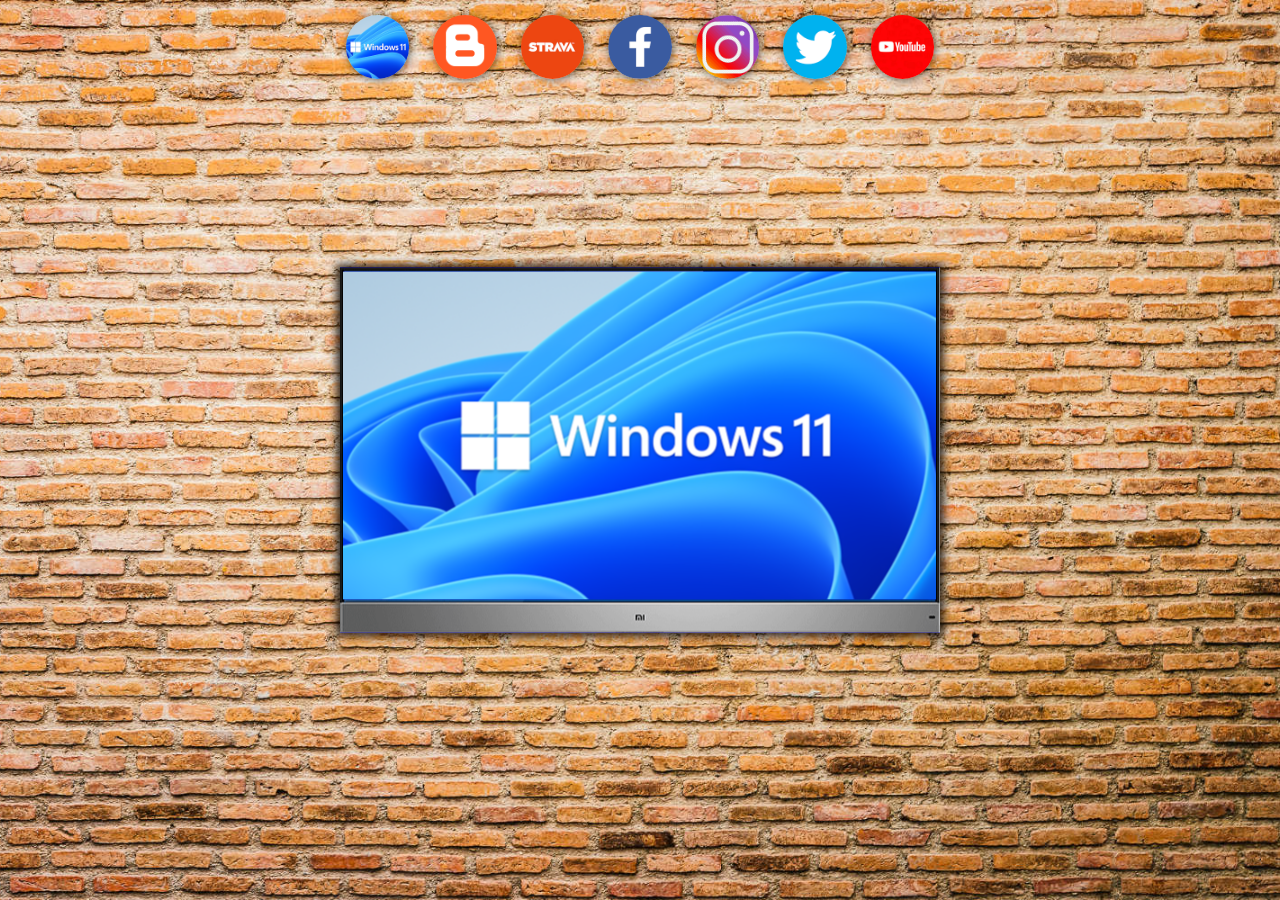
<file: index.html>
<!DOCTYPE html>
<html lang="pt">
<head>
    <meta charset="UTF-8">
    <meta http-equiv="X-UA-Compatible" content="IE=edge">
    <meta name="viewport" content="width=device-width, initial-scale=1.0">
    <link rel="stylesheet" href="style/index.css">
    <link rel="shortcut icon" href="imagens/favicon.ico" type="image/x-icon">
    <title>César Bernardo Online</title>
</head>
<body>
    <main>
        <section id="pc">
            <iframe src="pages/windows.html" frameborder="0" name="ecra" id="ecra"></iframe>
        </section>
        <section id="contas">
            <a href="pages/windows.html" target="ecra"><img src="imagens/logo-windows.png" alt=""></a>
            <a href="pages/blogspot.html" target="ecra"><img src="imagens/logo-blogspot.png" alt=""></a>
            <a href="pages/strava.html" target="ecra"><img src="imagens/logo-strava-150.jpg" alt=""></a>
            <a href="pages/facebook.html" target="ecra"><img src="imagens/logo-facebook-150.png" alt=""></a>
            <a href="pages/instagram.html" target="ecra"><img src="imagens/logo-instagram-150.png" alt=""></a>
            <a href="pages/twitter.html" target="ecra"><img src="imagens/logo-twitter-150.png" alt=""></a>
            <a href="pages/youtube.html" target="ecra"><img src="imagens/logo-youtube-150.png" alt=""></a>
        </section>
    </main>
</body>
</html>
</file>
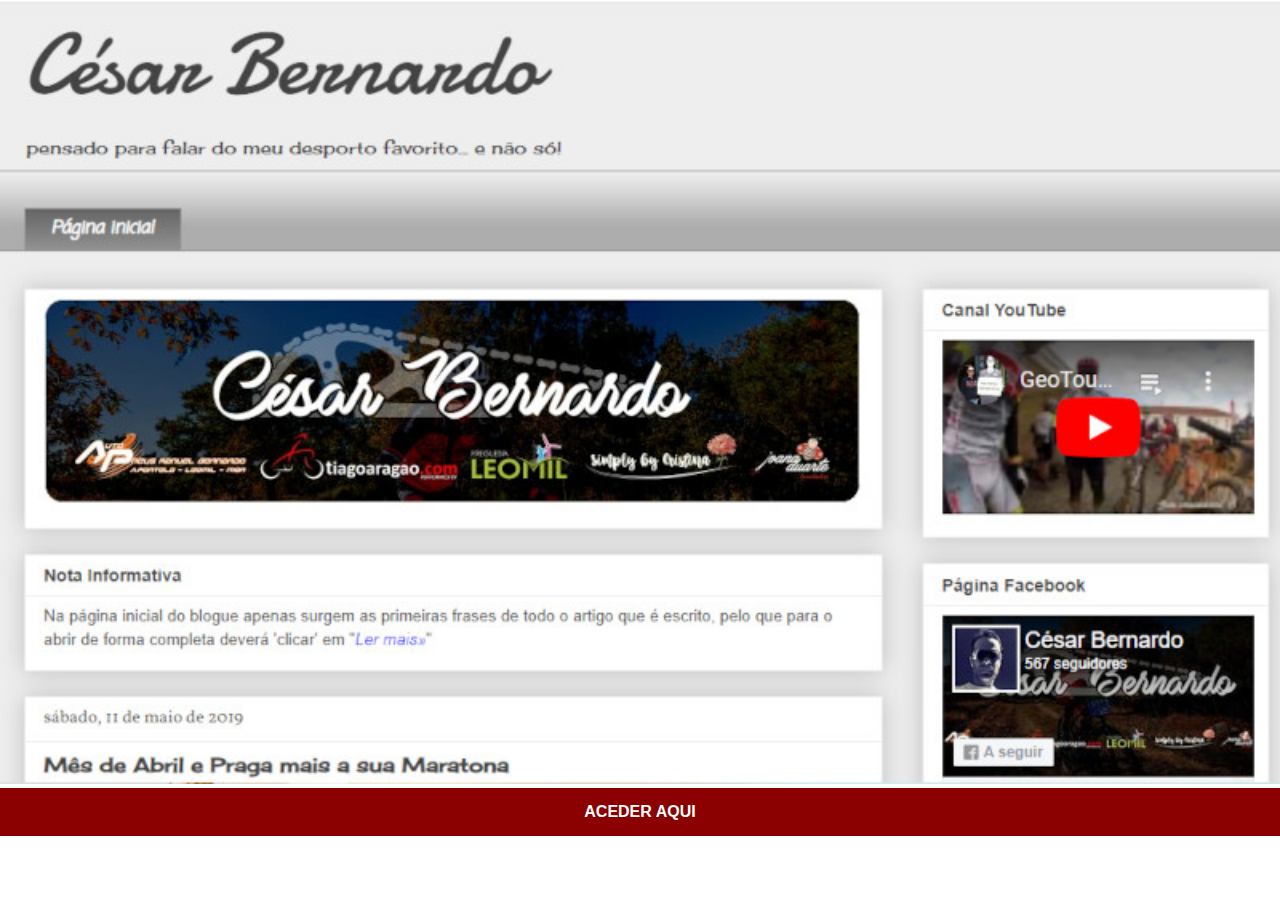
<file: pages/blogspot.html>
<!DOCTYPE html>
<html lang="pt">
<head>
    <meta charset="UTF-8">
    <meta http-equiv="X-UA-Compatible" content="IE=edge">
    <meta name="viewport" content="width=device-width, initial-scale=1.0">
   <link rel="stylesheet" href="style/sociais.css">
    <title>Blogspot</title>
</head>
<body>
    <img src="../imagens/fundo-blog.jpg" alt="Blogspot">
    <a href="https://cesarbernardo.blogspot.com/" target="_blank">ACEDER AQUI</a>
</body>
</html>
</file>
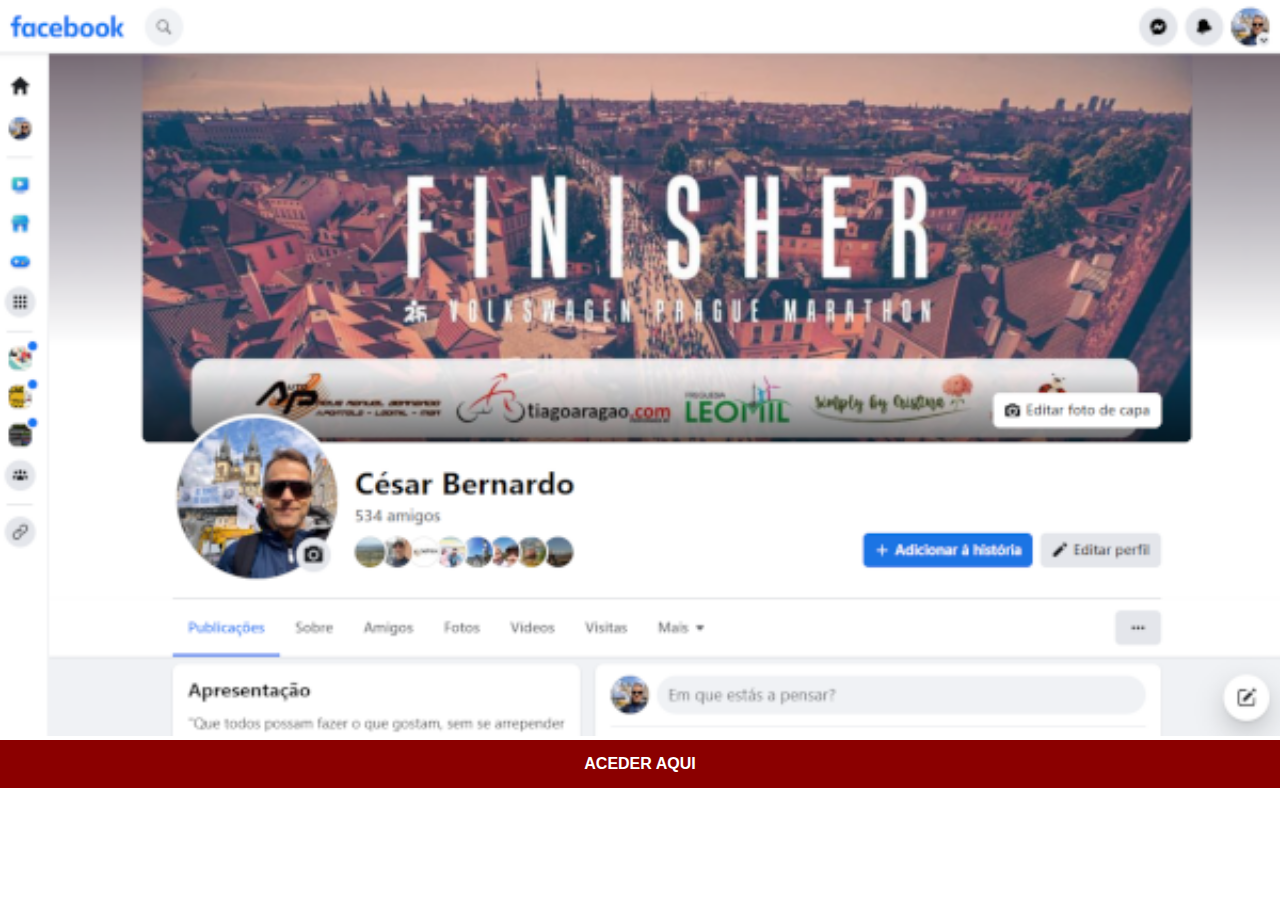
<file: pages/facebook.html>
<!DOCTYPE html>
<html lang="pt">
<head>
    <meta charset="UTF-8">
    <meta http-equiv="X-UA-Compatible" content="IE=edge">
    <meta name="viewport" content="width=device-width, initial-scale=1.0">
   <link rel="stylesheet" href="style/sociais.css">
    <title>Facebook</title>
</head>
<body>
    <img src="../imagens/fundo-facebook.png" alt="Strava">
    <a href="https://www.facebook.com/cesarbernardo.icc" target="_blank">ACEDER AQUI</a>
</body>
</html>
</file>
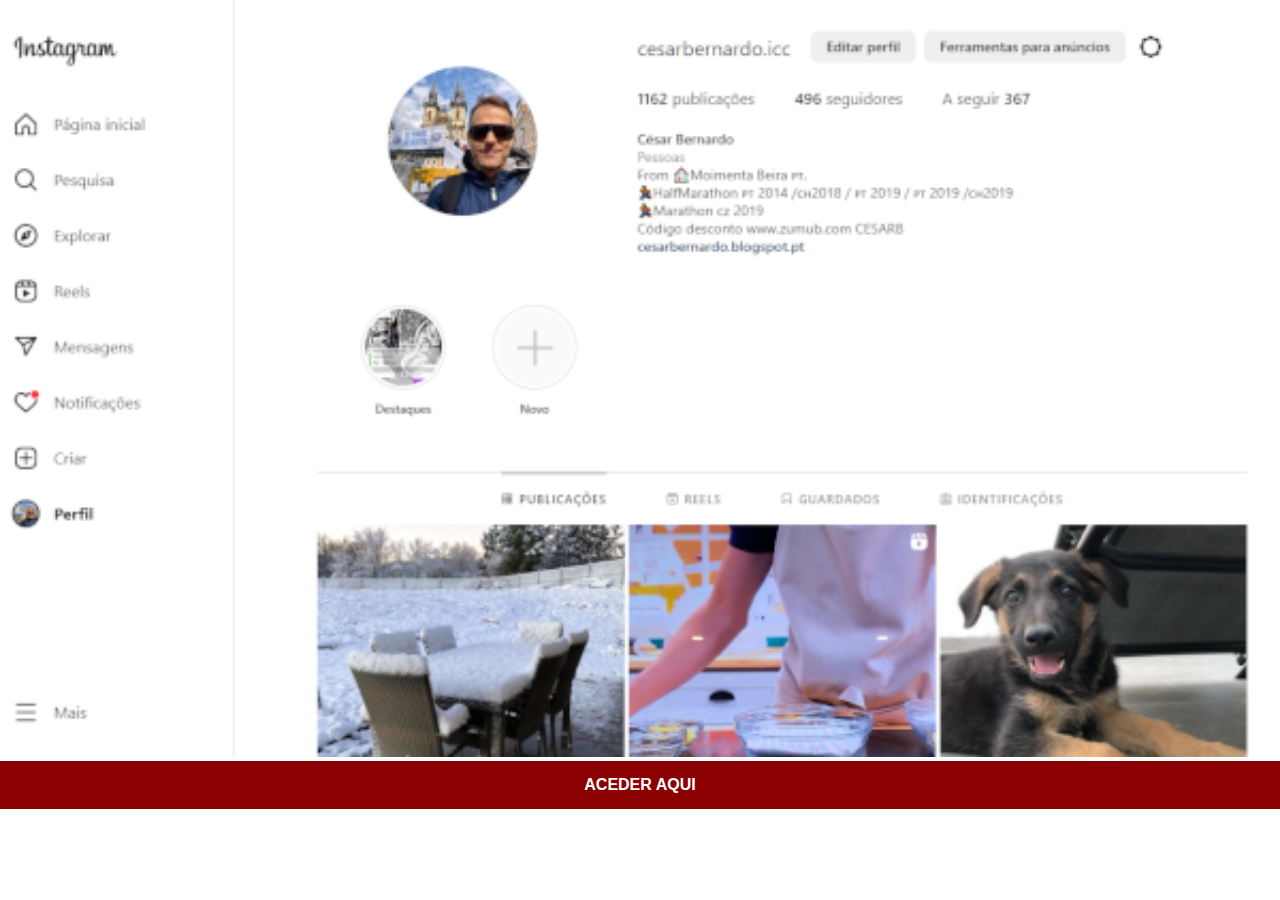
<file: pages/instagram.html>
<!DOCTYPE html>
<html lang="pt">
<head>
    <meta charset="UTF-8">
    <meta http-equiv="X-UA-Compatible" content="IE=edge">
    <meta name="viewport" content="width=device-width, initial-scale=1.0">
   <link rel="stylesheet" href="style/sociais.css">
    <title>Instagram</title>
</head>
<body>
    <img src="../imagens/fundo-instagram.png" alt="Strava">
    <a href="https://www.instagram.com/cesarbernardo.icc/" target="_blank">ACEDER AQUI</a>
</body>
</html>
</file>
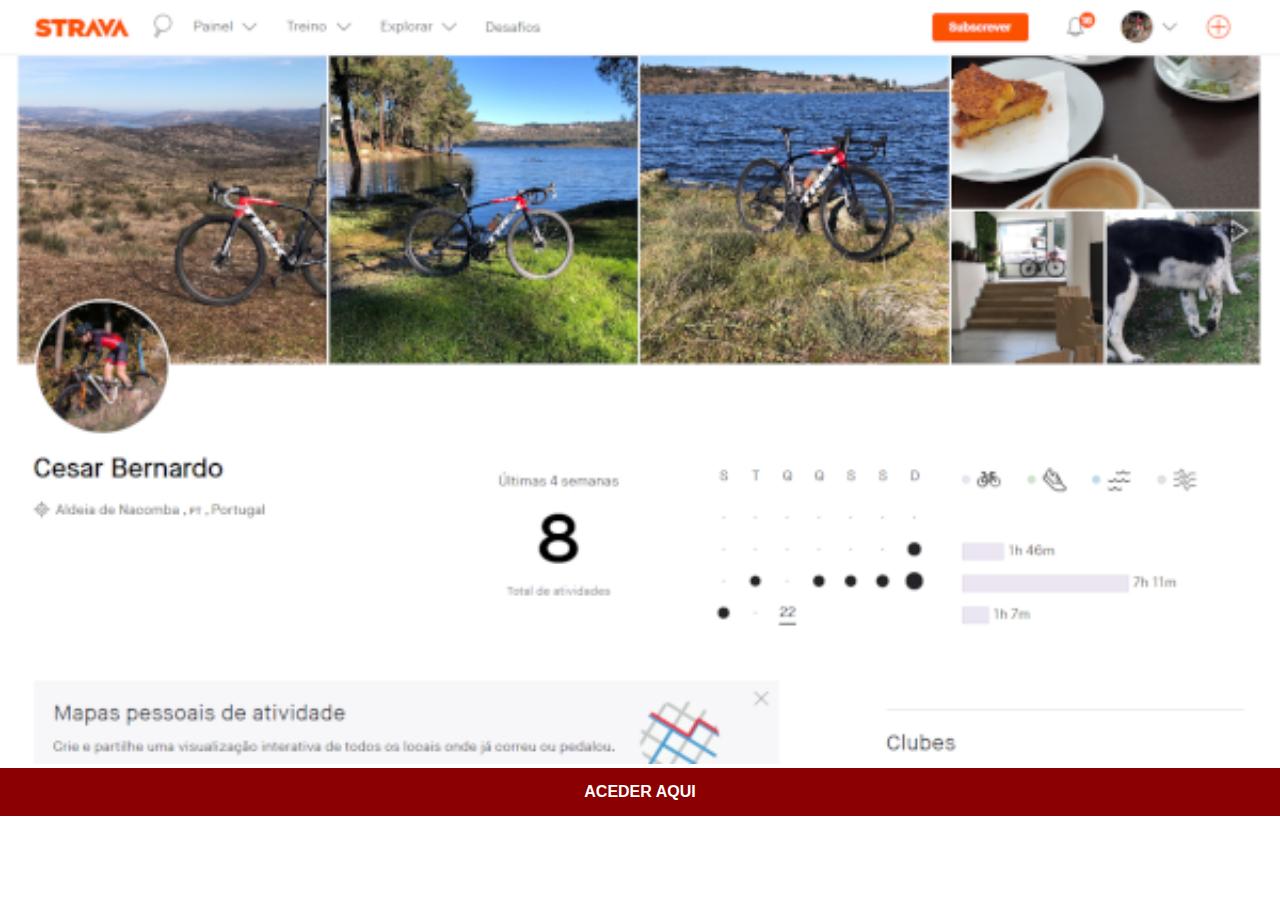
<file: pages/strava.html>
<!DOCTYPE html>
<html lang="pt">
<head>
    <meta charset="UTF-8">
    <meta http-equiv="X-UA-Compatible" content="IE=edge">
    <meta name="viewport" content="width=device-width, initial-scale=1.0">
   <link rel="stylesheet" href="style/sociais.css">
    <title>Strava</title>
</head>
<body>
    <img src="../imagens/fundo-strava.png" alt="Strava">
    <a href="https://www.strava.com/athletes/8016249" target="_blank">ACEDER AQUI</a>
</body>
</html>
</file>
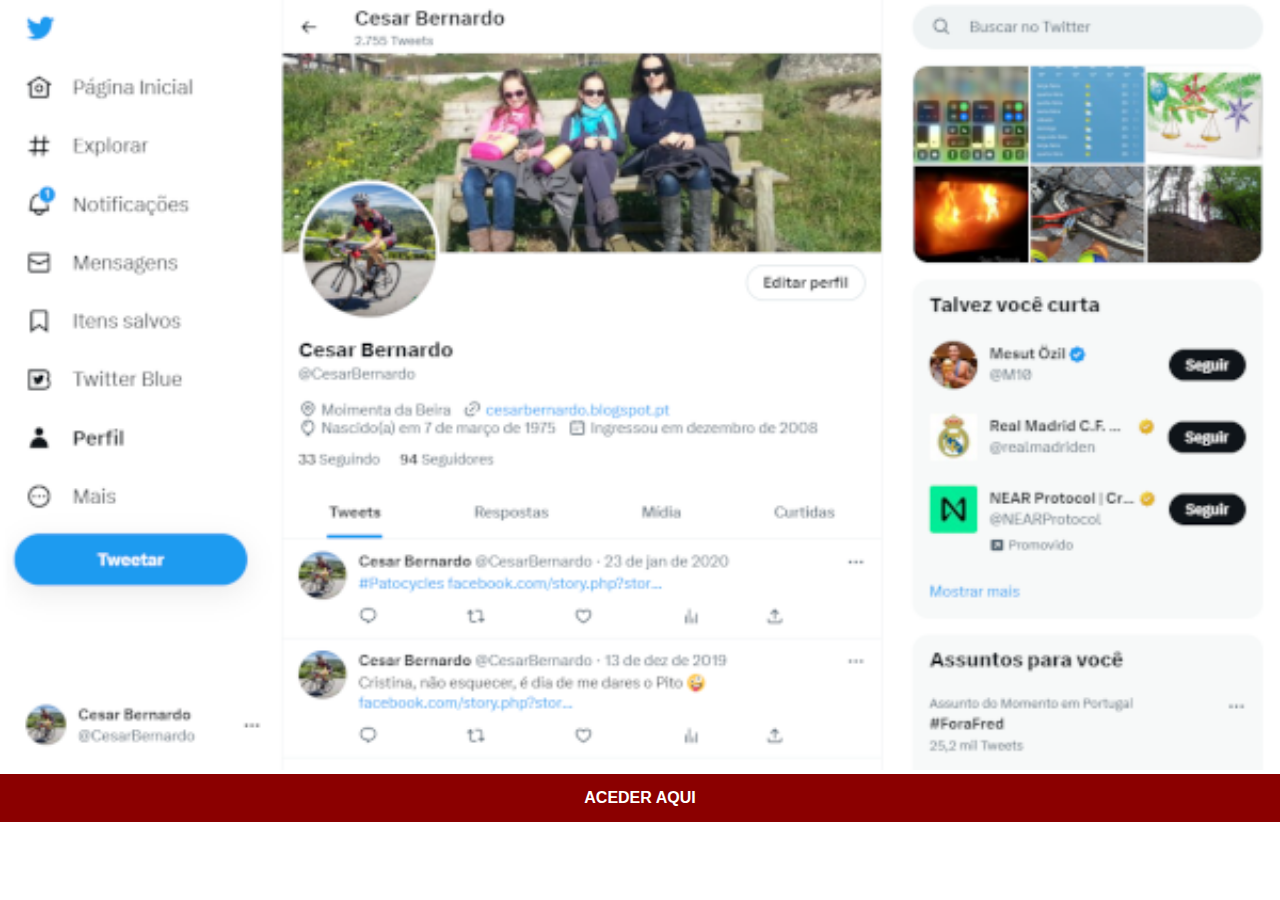
<file: pages/twitter.html>
<!DOCTYPE html>
<html lang="pt">
<head>
    <meta charset="UTF-8">
    <meta http-equiv="X-UA-Compatible" content="IE=edge">
    <meta name="viewport" content="width=device-width, initial-scale=1.0">
   <link rel="stylesheet" href="style/sociais.css">
    <title>Twitter</title>
</head>
<body>
    <img src="../imagens/fundo-twitter.png" alt="Strava">
    <a href="https://twitter.com/cesarbernardo" target="_blank">ACEDER AQUI</a>
</body>
</html>
</file>
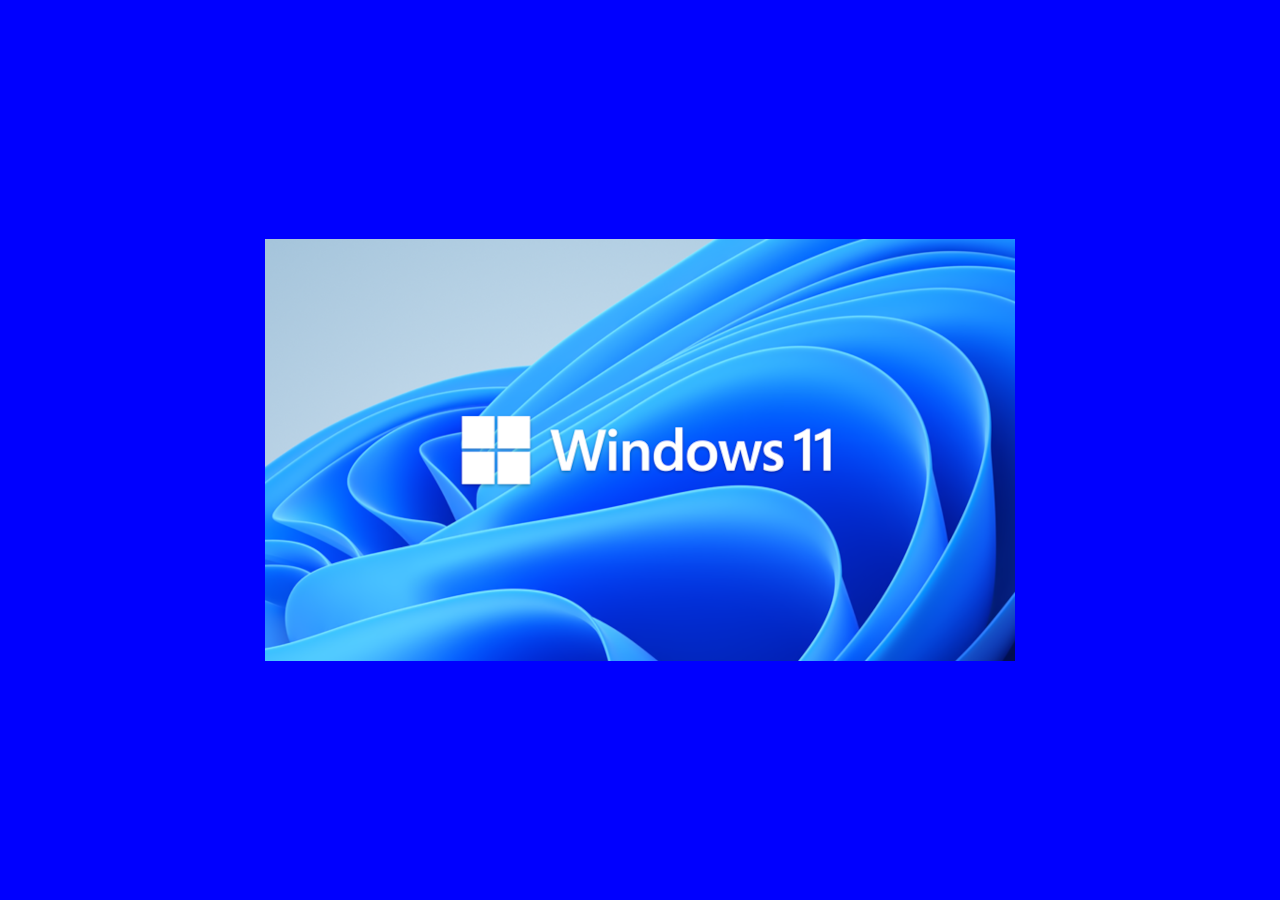
<file: pages/windows.html>
<!DOCTYPE html>
<html lang="pt">
<head>
    <meta charset="UTF-8">
    <meta http-equiv="X-UA-Compatible" content="IE=edge">
    <meta name="viewport" content="width=device-width, initial-scale=1.0">
    <title>fundo ecra</title>
    <style>
        * {
            margin: 0px;
            padding: 0px;

        }
        body {
            width: 100vh;
            height: 100vh;
            background: blue url('../imagens/fundo-pc.png') no-repeat center center;
        }
    </style>
</head>
<body>
    
</body>
</html>
</file>
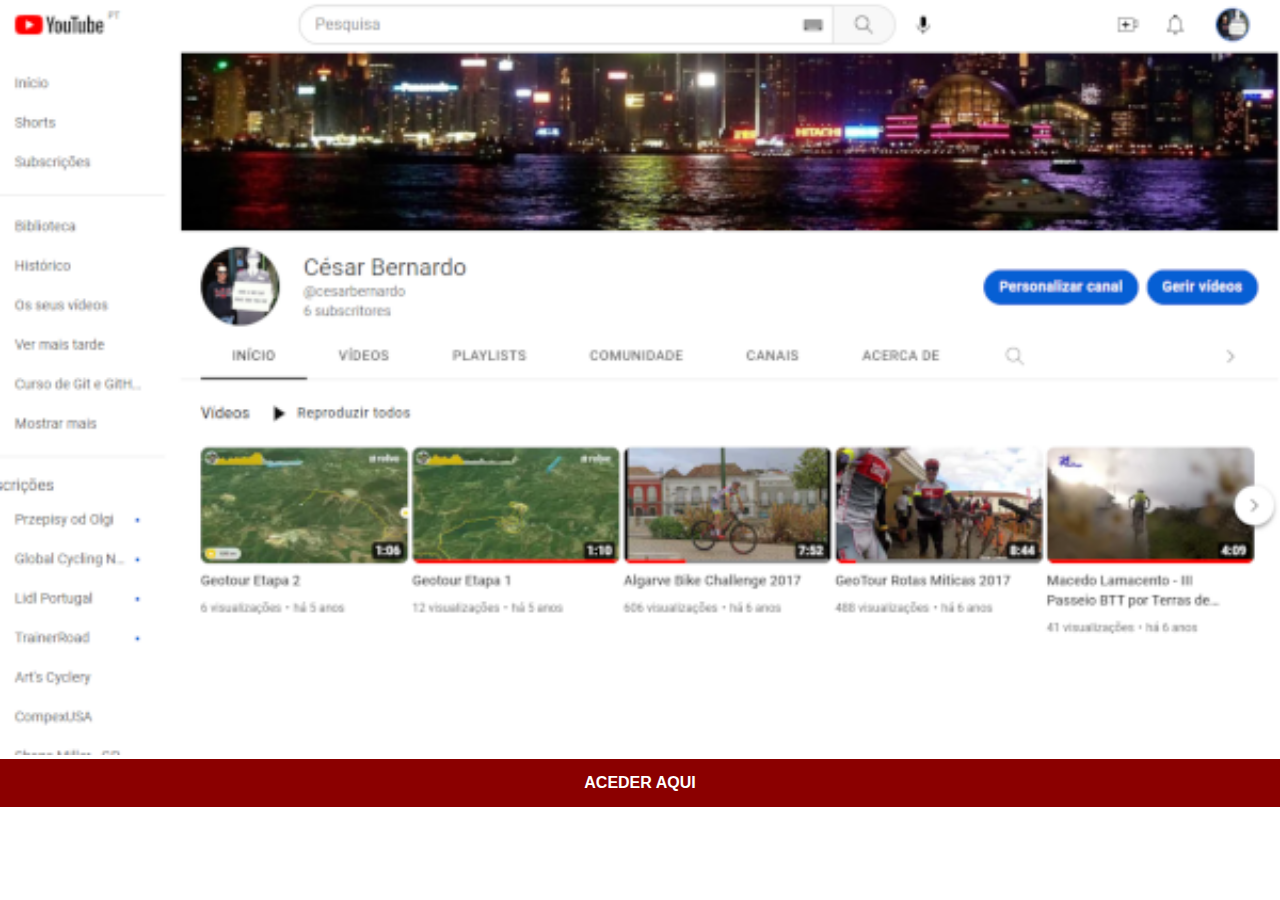
<file: pages/youtube.html>
<!DOCTYPE html>
<html lang="pt">
<head>
    <meta charset="UTF-8">
    <meta http-equiv="X-UA-Compatible" content="IE=edge">
    <meta name="viewport" content="width=device-width, initial-scale=1.0">
   <link rel="stylesheet" href="style/sociais.css">
    <title>YoutTube</title>
</head>
<body>
    <img src="../imagens/fundo-youtube.png" alt="YouTube">
    <a href="https://www.youtube.com/channel/UCzoPujD2uxvSulbbVL78DKw" target="_blank">ACEDER AQUI</a>
</body>
</html>
</file>
<file: style/index.css>
@charset "UTF-8";

* {
    margin: 0px;
    padding: 0px;
}

html, body {
    width: 100vw;
    height: 100vh;
}
body {
    background: black url('../imagens/fundo-parede.jpg') top center;
    background-size: cover;
    background-attachment: fixed;
}
main {
    width: 100vw;
    height: 100vh;
    position: relative;
}
section#pc {
    position: absolute;
    background: blue url('../imagens/monitor600.png');
    width: 600px;
    height: 365px;
    top: 50%;
    left: 50%;
    transform: translate(-50%,-50%);
    box-shadow: 0px 0px 8px 4px rgba(0, 0, 0, 0.767);
}
iframe#ecra {
    position: relative;
    width: 593px;
    height: 328px;
    top: 4px;
    left: 3px;
}
section#contas {
    text-align: center;
    padding: 5px;
}
section#contas img {
    width: 5%;
    border-radius: 50%;
    margin: 10px;
    box-shadow: 1px 1px 8px rgba(0, 0, 0, 0.596);
    box-sizing: border-box;
}
section#contas img:hover {
    border: 2px solid rgb(17, 12, 12);
    box-shadow: 2px 2px 5px rgba(0, 0, 0, 0.747);
}
</file>
<file: pages/style/sociais.css>
@charset "UTF-8";

*{
    margin: 0px;
    padding: 0px;
    font-family: Arial, Helvetica, sans-serif;
}
img {
    width: 100vw;
}
::-webkit-scrollbar {
    width: 0px;
    height: 0px;
}
a {
    display: block;
    text-decoration: none;
    text-align: center;
    background-color: darkred;
    color: white;
    font-weight: bolder;
    padding: 15px;
}
a:hover {
    background-color: red;
    transition: .7s;
}
</file>
